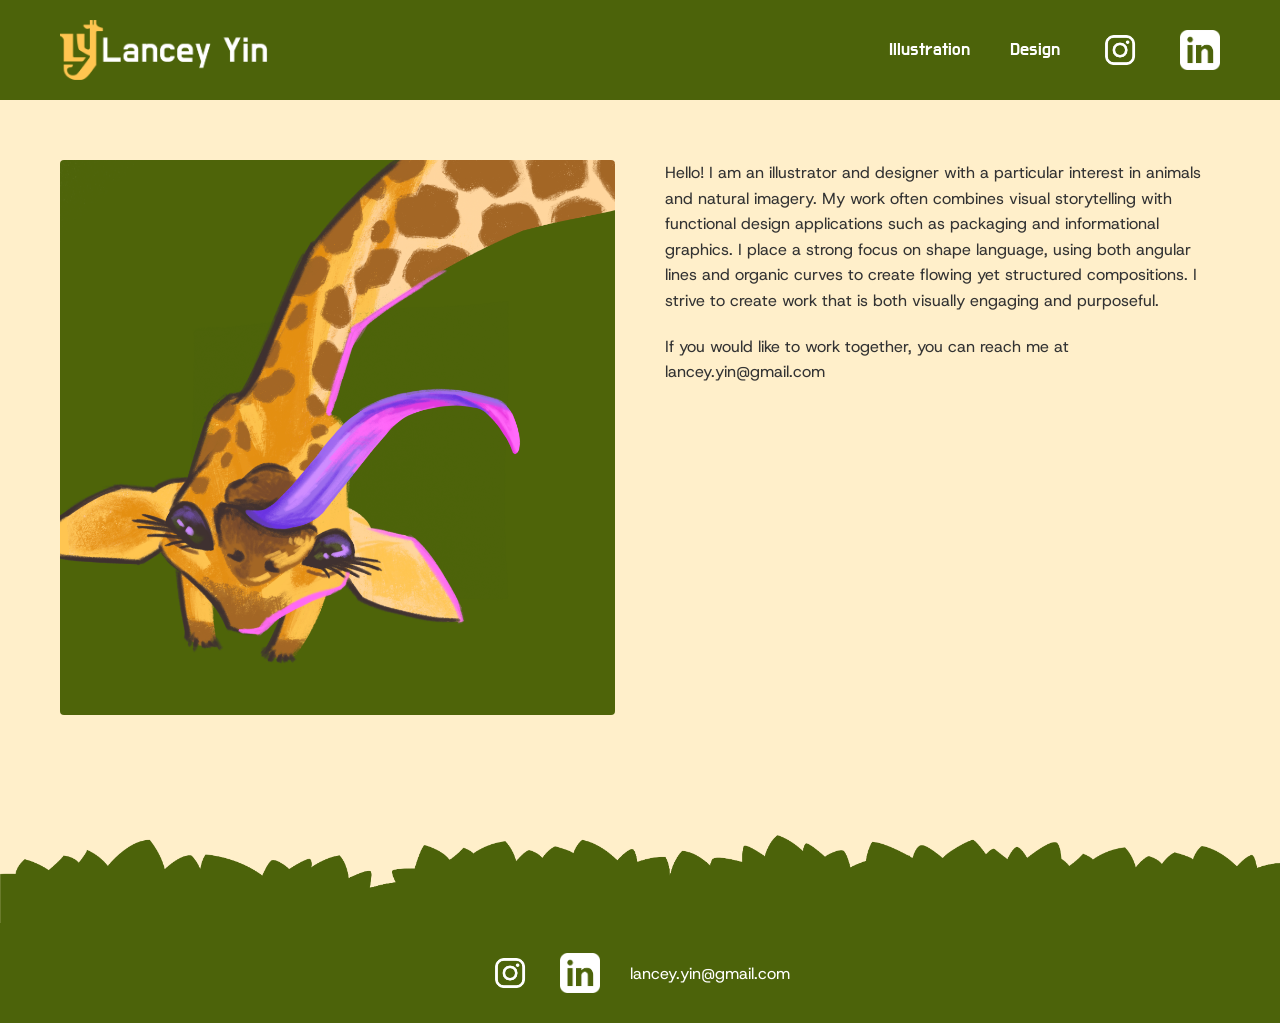
<file: index.html>
<!DOCTYPE html>
<html lang="en">
<head>
    <meta charset="UTF-8">
    <meta name="viewport" content="width=device-width, initial-scale=1.0">
    <meta name="theme-color" content="#4C630A">
    <title>Lancey Yin - Illustrator & Designer</title>
    <link href="https://fonts.googleapis.com/css2?family=Do+Hyeon&family=Host+Grotesk:wght@400;600&display=swap" rel="stylesheet">
    <link rel="stylesheet" href="styles.css">
</head>
<body>
    <!-- Header -->
    <header class="header">
    <div class="container">
        <button class="hamburger" onclick="toggleMenu()" aria-label="Menu">
            <span></span>
            <span></span>
            <span></span>
        </button>
        <a href="index.html"><img src="assets/icon-logo text long.png" alt="Lancey Yin" class="logo"></a>
        <nav class="nav">
            <a href="illustration.html">Illustration</a>
            <a href="design.html">Design</a>
            <a href="https://www.instagram.com/giraffemandraws/" class="social-icon instagram-icon"></a>
            <a href="https://www.linkedin.com/in/lancey-yin/" class="social-icon linkedin-icon"></a>
        </nav>
        <div class="mobile-menu" id="mobileMenu">
            <div class="mobile-menu-links">
                <a href="illustration.html">Illustration</a>
                <a href="design.html">Design</a>
                <div class="mobile-menu-icons">
                    <a href="https://www.instagram.com/giraffemandraws/" class="social-icon instagram-icon"></a>
                    <a href="https://www.linkedin.com/in/lancey-yin/" class="social-icon linkedin-icon"></a>
                </div>
            </div>
        </div>
    </div>
    <div class="menu-overlay" id="menuOverlay"></div>    
</header>

    <!-- Main Content -->
    <main class="main-content">
        <div class="container">
            <section class="about-section">
                <img src="assets/Bio Image.png" alt="Bio Image" class="bio-image">
                <div class="about-text">
                    <p>Hello! I am an illustrator and designer with a particular interest in animals and natural imagery. My work often combines visual storytelling with functional design applications such as packaging and informational graphics. I place a strong focus on shape language, using both angular lines and organic curves to create flowing yet structured compositions. I strive to create work that is both visually engaging and purposeful.</p>
                    <p>If you would like to work together, you can reach me at lancey.yin@gmail.com</p>
                </div>
            </section>
        </div>
    </main>

    <!-- Footer -->
    <img src="assets/footer image.png" alt="Footer decoration" class="footer-decoration">
    <footer class="footer">
        <div class="container">
            <div class="footer-content">
                <a href="https://www.instagram.com/giraffemandraws/" class="social-icon instagram-icon"></a>
                <a href="https://www.linkedin.com/in/lancey-yin/" class="social-icon linkedin-icon"></a>
                <span class="footer-email">lancey.yin@gmail.com</span>
            </div>
        </div>
    </footer>
    <script>
    function toggleMenu() {
    document.getElementById('mobileMenu').classList.toggle('open');
    document.getElementById('menuOverlay').classList.toggle('show');
}

document.addEventListener('click', function(e) {
    const menu = document.getElementById('mobileMenu');
    const hamburger = document.querySelector('.hamburger');
    if (menu && hamburger && !menu.contains(e.target) && !hamburger.contains(e.target)) {
        menu.classList.remove('open');
        document.getElementById('menuOverlay').classList.remove('show');
    }
});
</script>
</body>
</html>
</file>
<file: styles.css>
* { margin: 0; padding: 0; box-sizing: border-box; }
body { font-family: 'Host Grotesk', sans-serif; background-color: #FFEFCA; color: #333; min-height: 100%; }
html { background-color: #4C630A; height: 100%; }
.container { max-width: 1200px; margin: 0 auto; padding: 0 20px; }
.header { background-color: #4C630A; padding: 20px 0; }
.header .container { display: flex; justify-content: space-between; align-items: center; }
.logo { display: block; height: 60px; width: auto; }
.nav { display: flex; gap: 40px; align-items: center; }
.nav a:not(.social-icon) { font-family: 'Do Hyeon', sans-serif; font-size: 18px; color: white; text-decoration: none; transition: opacity 0.3s; }
.nav a:not(.social-icon):hover { opacity: 0.8; }
.social-icon { width: 40px; height: 40px; display: inline-block; border-radius: 4px; cursor: pointer; transition: transform 0.2s; background-size: contain; background-repeat: no-repeat; background-position: center; }
.social-icon:hover { transform: scale(1.1); }
.instagram-icon { background-image: url('assets/icon-instagram white.png'); }
.linkedin-icon { background-image: url('assets/icon-linkedin white.png'); }
.main-content { padding: 60px 0; background-color: #FFEFCA; min-height: calc(100vh - 300px); }
.about-section { display: grid; grid-template-columns: 1fr 1fr; gap: 50px; align-items: start; }
.bio-image { width: 100%; height: auto; border-radius: 4px; }
.about-text { display: flex; flex-direction: column; gap: 20px; font-size: 16px; line-height: 1.6; }
.footer-decoration { width: 100%; height: auto; display: block; margin-top: 60px; margin-bottom: -5px; }
.footer { background-color: #4C630A; padding: 30px 0; margin-top: 0px; position: relative; }
.footer .container { display: flex; justify-content: center; align-items: center; }
.footer-content { display: flex; gap: 30px; align-items: center; }
.footer-email { font-family: 'Host Grotesk', sans-serif; color: white; font-size: 16px; }

/* Portfolio Items */
.portfolio-item { display: grid; grid-template-columns: 1fr 1fr; gap: 40px; align-items: start; margin-bottom: 30px; cursor: pointer; }
.portfolio-image { width: 100%; height: auto; border-radius: 4px; }
.portfolio-image:hover { opacity: 0.85; }
.portfolio-text h2 { font-family: 'Do Hyeon', sans-serif; font-size: 28px; color: #333; margin-bottom: 15px; }
.portfolio-text p { font-family: 'Host Grotesk', sans-serif; font-size: 16px; line-height: 1.6; color: #333; }

/* Modal */
.modal { display: none; position: fixed; z-index: 1000; left: 0; top: 0; width: 100%; height: 100%; background-color: rgba(0, 0, 0, 0.5); animation: fadeIn 0.3s ease-in; overflow: hidden; }
.modal.show { display: flex; align-items: flex-end; }
.modal-content { background-color: #FFEFCA; width: 100%; padding: 40px 20px; max-height: 90vh; overflow-y: auto; animation: slideUp 0.5s ease-out; max-width: 1240px; margin: 0 auto; border-radius: 8px 8px 0 0; scrollbar-width: none; -ms-overflow-style: none; }
.modal-content::-webkit-scrollbar { display: none; }
.modal-header { display: flex; flex-direction: column; align-items: flex-start; gap: 12px; margin-bottom: 30px; }
.close-btn { font-family: 'Do Hyeon', sans-serif; font-size: 24px; cursor: pointer; background: none; border: none; color: #333; }
.modal-title { font-family: 'Do Hyeon', sans-serif; font-size: 32px; color: #333; }
.modal-description { font-family: 'Host Grotesk', sans-serif; font-size: 16px; line-height: 1.6; color: #333; margin-bottom: 40px; max-width: 1200px; }
.gallery-grid { display: grid; grid-template-columns: repeat(auto-fit, minmax(250px, 1fr)); gap: 30px; margin-bottom: 40px; max-width: 1200px; }
.gallery-item { width: 100%; height: auto; }
.gallery-item img { width: 100%; height: auto; border-radius: 4px; }
.modal-footer { display: flex; justify-content: center; margin-top: 40px; }
.close-btn-footer { font-family: 'Do Hyeon', sans-serif; font-size: 18px; cursor: pointer; background: none; border: none; color: #333; }

/* Animations */
@keyframes fadeIn { from { opacity: 0; } to { opacity: 1; } }
@keyframes slideUp { from { transform: translateY(100%); } to { transform: translateY(0); } }

/* Illustration Page */
.section-title { font-family: 'Do Hyeon', sans-serif; font-size: 24px; color: #333; text-align: center; margin-bottom: 30px; }
.illus-grid { margin-bottom: 60px; }
.narrative-grid { display: flex; gap: 20px; justify-content: center; }
.narrative-thumb { width: 45%; height: 300px; object-fit: cover; border-radius: 4px; cursor: pointer; transition: opacity 0.2s; }
.narrative-thumb:hover { opacity: 0.85; }
.personal-grid { display: flex; flex-wrap: wrap; gap: 10px; justify-content: center; }
.personal-grid .personal-img { width: auto; height: 280px; object-fit: contain; border-radius: 4px; cursor: pointer; transition: opacity 0.2s; display: block; }
.personal-grid .personal-img:hover { opacity: 0.85; }

/* Lightbox */
.lightbox { display: none; position: fixed; z-index: 2000; left: 0; top: 0; width: 100%; height: 100%; background-color: rgba(0,0,0,0.85); justify-content: center; align-items: center; overflow: hidden; }
.lightbox.show { display: flex; }
.lightbox-close { position: absolute; top: 20px; left: 20px; font-family: 'Do Hyeon', sans-serif; font-size: 20px; color: white; background: none; border: none; cursor: pointer; z-index: 2001; }
.lightbox-hint { position: absolute; bottom: 20px; left: 50%; transform: translateX(-50%); font-family: 'Host Grotesk', sans-serif; font-size: 13px; color: rgba(255,255,255,0.6); z-index: 2001; pointer-events: none; }
#lightbox-img { max-width: 90vw; max-height: 90vh; width: auto; height: auto; border-radius: 4px; cursor: zoom-in; transform-origin: center center; transition: transform 0.1s ease; user-select: none; -webkit-user-drag: none; }
#lightbox-img.zoomed { cursor: grab; }
#lightbox-img.dragging { cursor: grabbing; transition: none; }

.hamburger { display: none; }
.mobile-menu { display: none; }
.menu-overlay { display: none; position: fixed; top: 100; left: 0; width: 100%; height: 100%; background-color: rgba(0, 0, 0, 0.5); z-index: 999; animation: fadeIn 0.3s ease; }
.menu-overlay.show { display: block; }

/* Responsive */
@media (max-width: 768px) {
    /* Existing mobile fixes */
    .about-section { grid-template-columns: 1fr; }
    .portfolio-item { grid-template-columns: 1fr; }
    .gallery-grid { grid-template-columns: 1fr; }
    .narrative-grid { flex-direction: column; align-items: center; }
    .narrative-thumb { width: 100%; height: 250px; }
    .personal-grid { columns: unset; }
    .personal-row { flex-direction: column; }
    .personal-row .personal-img { height: auto; width: 100%; }

    /* Mobile header */
    .header .container {
        position: relative;
        justify-content: center;
    }
    .logo {
        display: block;
        margin: 0 auto;
    }
    .nav {
        display: none;
    }
    .hamburger {
        display: flex;
        flex-direction: column;
        justify-content: center;
        gap: 5px;
        position: absolute;
        left: 20px;
        top: 50%;
        transform: translateY(-50%);
        background: none;
        border: none;
        cursor: pointer;
        padding: 4px;
        z-index: 1001;
    }
    .hamburger span {
        display: block;
        width: 24px;
        height: 2px;
        background-color: white;
        border-radius: 2px;
        transition: all 0.3s ease;
    }

    /* Mobile dropdown menu */
    .mobile-menu {
        display: block;
        position: absolute;
        top: 100%;
        left: 0;
        width: 100%;
        background-color: #4C630A;
        overflow: hidden;
        max-height: 0;
        transition: max-height 0.35s ease, padding 0.35s ease;
        z-index: 1000;
        padding: 0;
    }
    .mobile-menu.open {
        max-height: 50vh;
        min-height: 50vh;
        padding: 16px 0 20px;
    }
    .mobile-menu-links {
        display: flex;
        flex-direction: column;
        align-items: center;
        justify-content: center;
        gap: 40px;
        min-height: 50vh;
    }
    .mobile-menu-links a:not(.social-icon) {
        font-family: 'Do Hyeon', sans-serif;
        font-size: 24px;
        color: white;
        text-decoration: none;
    }
    .mobile-menu-icons {
        display: flex;
        justify-content: center;
        gap: 20px;
        margin-top: 4px;
    }
}
</file>
